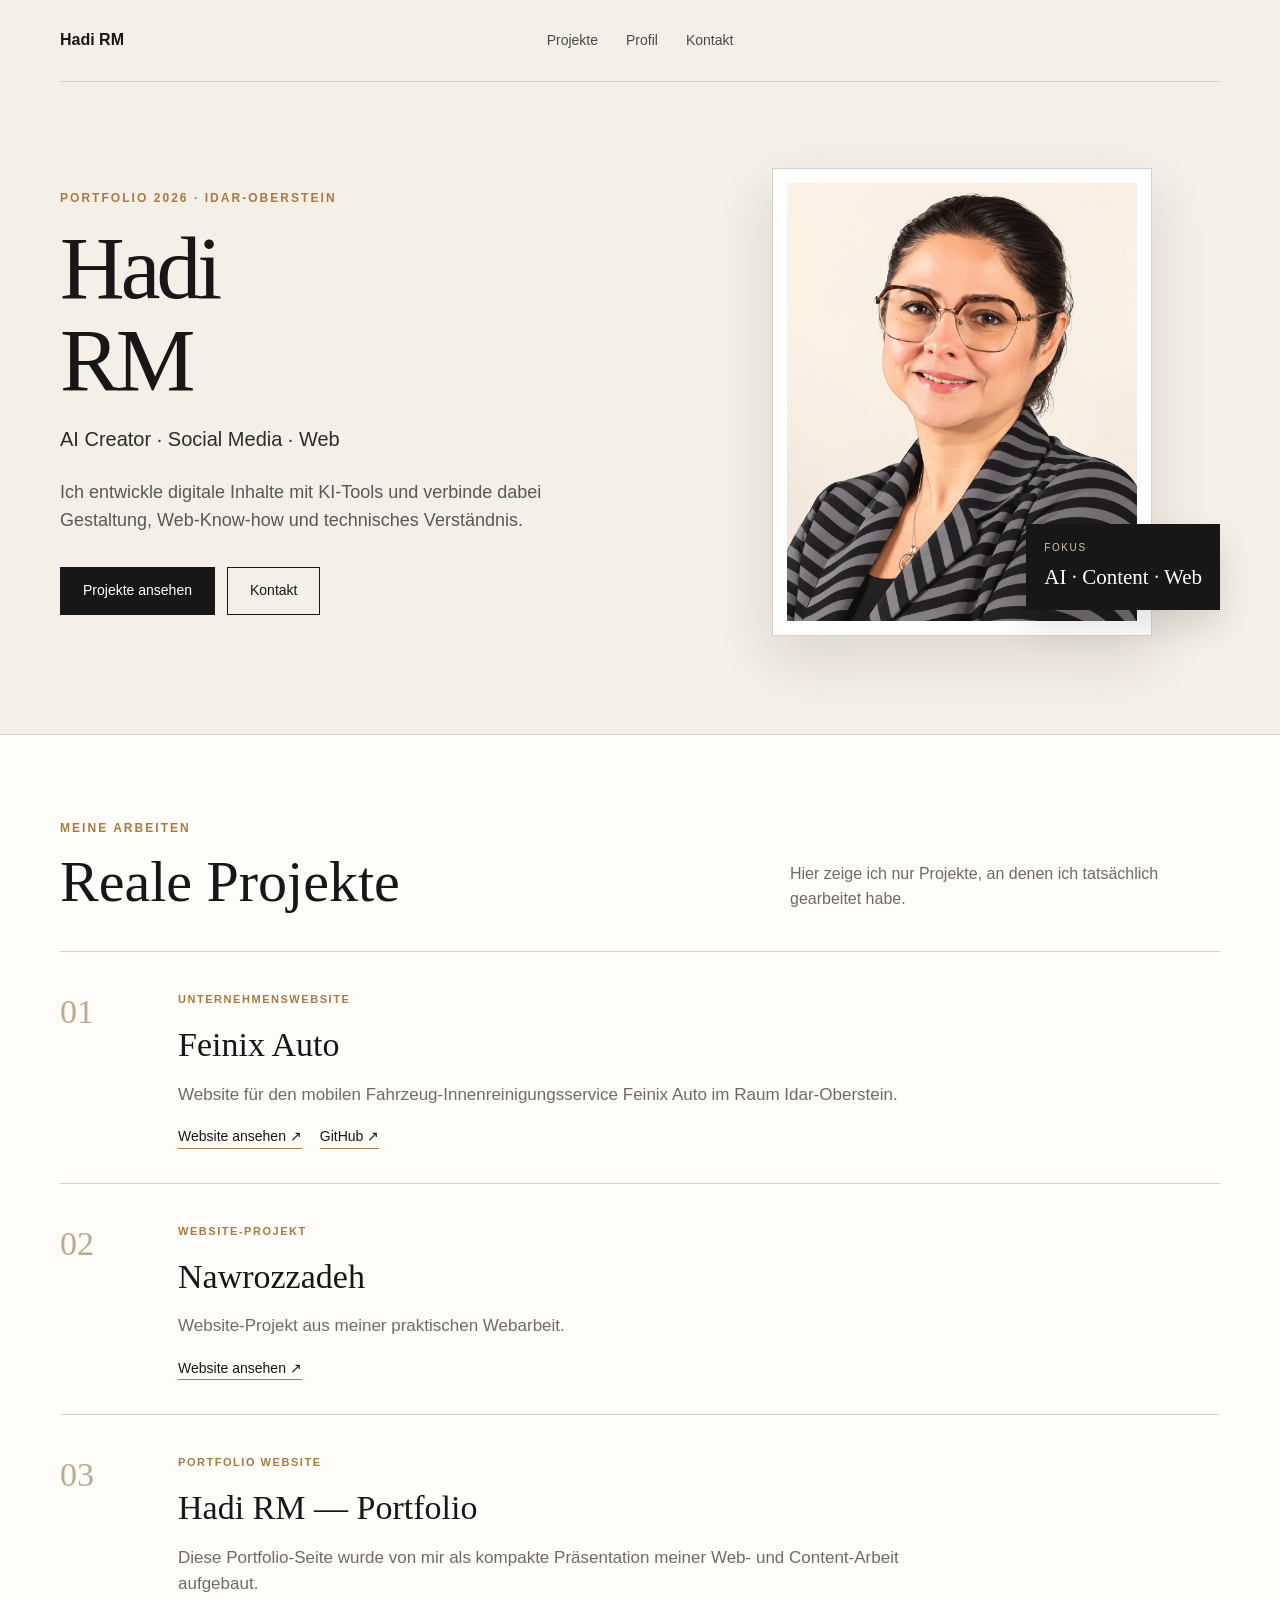
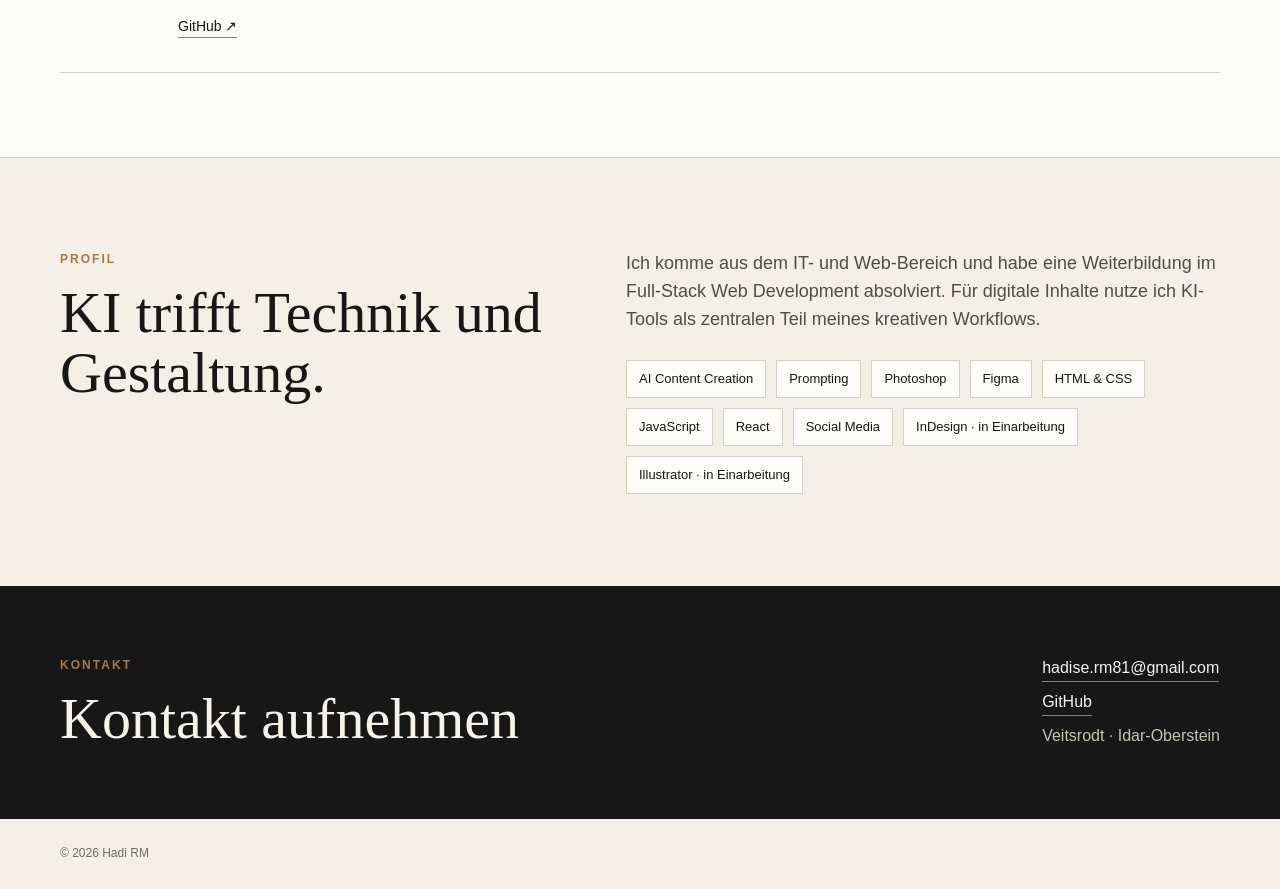
<file: index.html>
<!doctype html>
<html lang="de">
<head>
  <meta charset="utf-8">
  <meta name="viewport" content="width=device-width, initial-scale=1">
  <meta name="description" content="Portfolio von Hadi RM – AI Creator, Social Media und Web.">
  <meta name="robots" content="noindex, nofollow, noarchive, nosnippet">
  <title>Hadi RM | AI Creator</title>
  <link rel="stylesheet" href="styles.css">
</head>
<body>
  <header class="header shell">
    <a class="name" href="#top">Hadi RM</a>
    <nav>
      <a href="#projekte">Projekte</a>
      <a href="#profil">Profil</a>
      <a href="#kontakt">Kontakt</a>
    </nav>
  </header>

  <main id="top">
    <section class="hero-wrap">
      <div class="hero shell">
        <div class="hero-copy">
          <p class="label">PORTFOLIO 2026 · IDAR-OBERSTEIN</p>
          <h1>Hadi<br>RM</h1>
          <p class="hero-role">AI Creator · Social Media · Web</p>
          <p class="lead">
            Ich entwickle digitale Inhalte mit KI-Tools und verbinde dabei Gestaltung,
            Web-Know-how und technisches Verständnis.
          </p>
          <div class="actions">
            <a class="btn primary" href="#projekte">Projekte ansehen</a>
            <a class="btn secondary" href="#kontakt">Kontakt</a>
          </div>
        </div>

        <div class="hero-visual" aria-label="Profil">
          <div class="portrait-card">
            <img src="hadiseh-rashidi.png" alt="Porträt von Hadi RM">
          </div>
          <div class="visual-note">
            <span class="visual-kicker">FOKUS</span>
            <strong>AI · Content · Web</strong>
          </div>
        </div>
      </div>
    </section>

    <section class="projects-section" id="projekte">
      <div class="shell">
        <div class="section-title simple-title">
          <div>
            <p class="label">MEINE ARBEITEN</p>
            <h2>Reale Projekte</h2>
          </div>
          <p>Hier zeige ich nur Projekte, an denen ich tatsächlich gearbeitet habe.</p>
        </div>

        <div class="real-projects">
          <article class="real-card">
            <div class="project-index">01</div>
            <div class="real-card-main">
              <span class="project-type">UNTERNEHMENSWEBSITE</span>
              <h3>Feinix Auto</h3>
              <p>Website für den mobilen Fahrzeug-Innenreinigungsservice Feinix Auto im Raum Idar-Oberstein.</p>
              <div class="project-links">
                <a href="https://feinixauto.de/" target="_blank" rel="noopener">Website ansehen ↗</a>
                <a href="https://github.com/Hadi-RM/feinixauto" target="_blank" rel="noopener">GitHub ↗</a>
              </div>
            </div>
          </article>

          <article class="real-card">
            <div class="project-index">02</div>
            <div class="real-card-main">
              <span class="project-type">WEBSITE-PROJEKT</span>
              <h3>Nawrozzadeh</h3>
              <p>Website-Projekt aus meiner praktischen Webarbeit.</p>
              <div class="project-links">
                <a href="https://nawrozzadeh.com/" target="_blank" rel="noopener">Website ansehen ↗</a>
              </div>
            </div>
          </article>

          <article class="real-card">
            <div class="project-index">03</div>
            <div class="real-card-main">
              <span class="project-type">PORTFOLIO WEBSITE</span>
              <h3>Hadi RM — Portfolio</h3>
              <p>Diese Portfolio-Seite wurde von mir als kompakte Präsentation meiner Web- und Content-Arbeit aufgebaut.</p>
              <div class="project-links">
                <a href="https://github.com/Hadi-RM/Portfolio" target="_blank" rel="noopener">GitHub ↗</a>
              </div>
            </div>
          </article>
        </div>
      </div>
    </section>

    <section class="profile shell" id="profil">
      <div>
        <p class="label">PROFIL</p>
        <h2>KI trifft Technik und Gestaltung.</h2>
      </div>
      <div>
        <p>
          Ich komme aus dem IT- und Web-Bereich und habe eine Weiterbildung im Full-Stack Web Development absolviert.
          Für digitale Inhalte nutze ich KI-Tools als zentralen Teil meines kreativen Workflows.
        </p>
        <div class="skills">
          <span>AI Content Creation</span>
          <span>Prompting</span>
          <span>Photoshop</span>
          <span>Figma</span>
          <span>HTML &amp; CSS</span>
          <span>JavaScript</span>
          <span>React</span>
          <span>Social Media</span>
          <span>InDesign · in Einarbeitung</span>
          <span>Illustrator · in Einarbeitung</span>
        </div>
      </div>
    </section>

    <section class="contact" id="kontakt">
      <div class="shell contact-inner">
        <div>
          <p class="label">KONTAKT</p>
          <h2>Kontakt aufnehmen</h2>
        </div>
        <div class="contact-links">
          <a href="mailto:hadise.rm81@gmail.com">hadise.rm81@gmail.com</a>
          <a href="https://github.com/Hadi-RM" target="_blank" rel="noopener">GitHub</a>
          <span>Veitsrodt · Idar-Oberstein</span>
        </div>
      </div>
    </section>
  </main>

  <footer class="shell footer">© 2026 Hadi RM</footer>
</body>
</html>
</file>
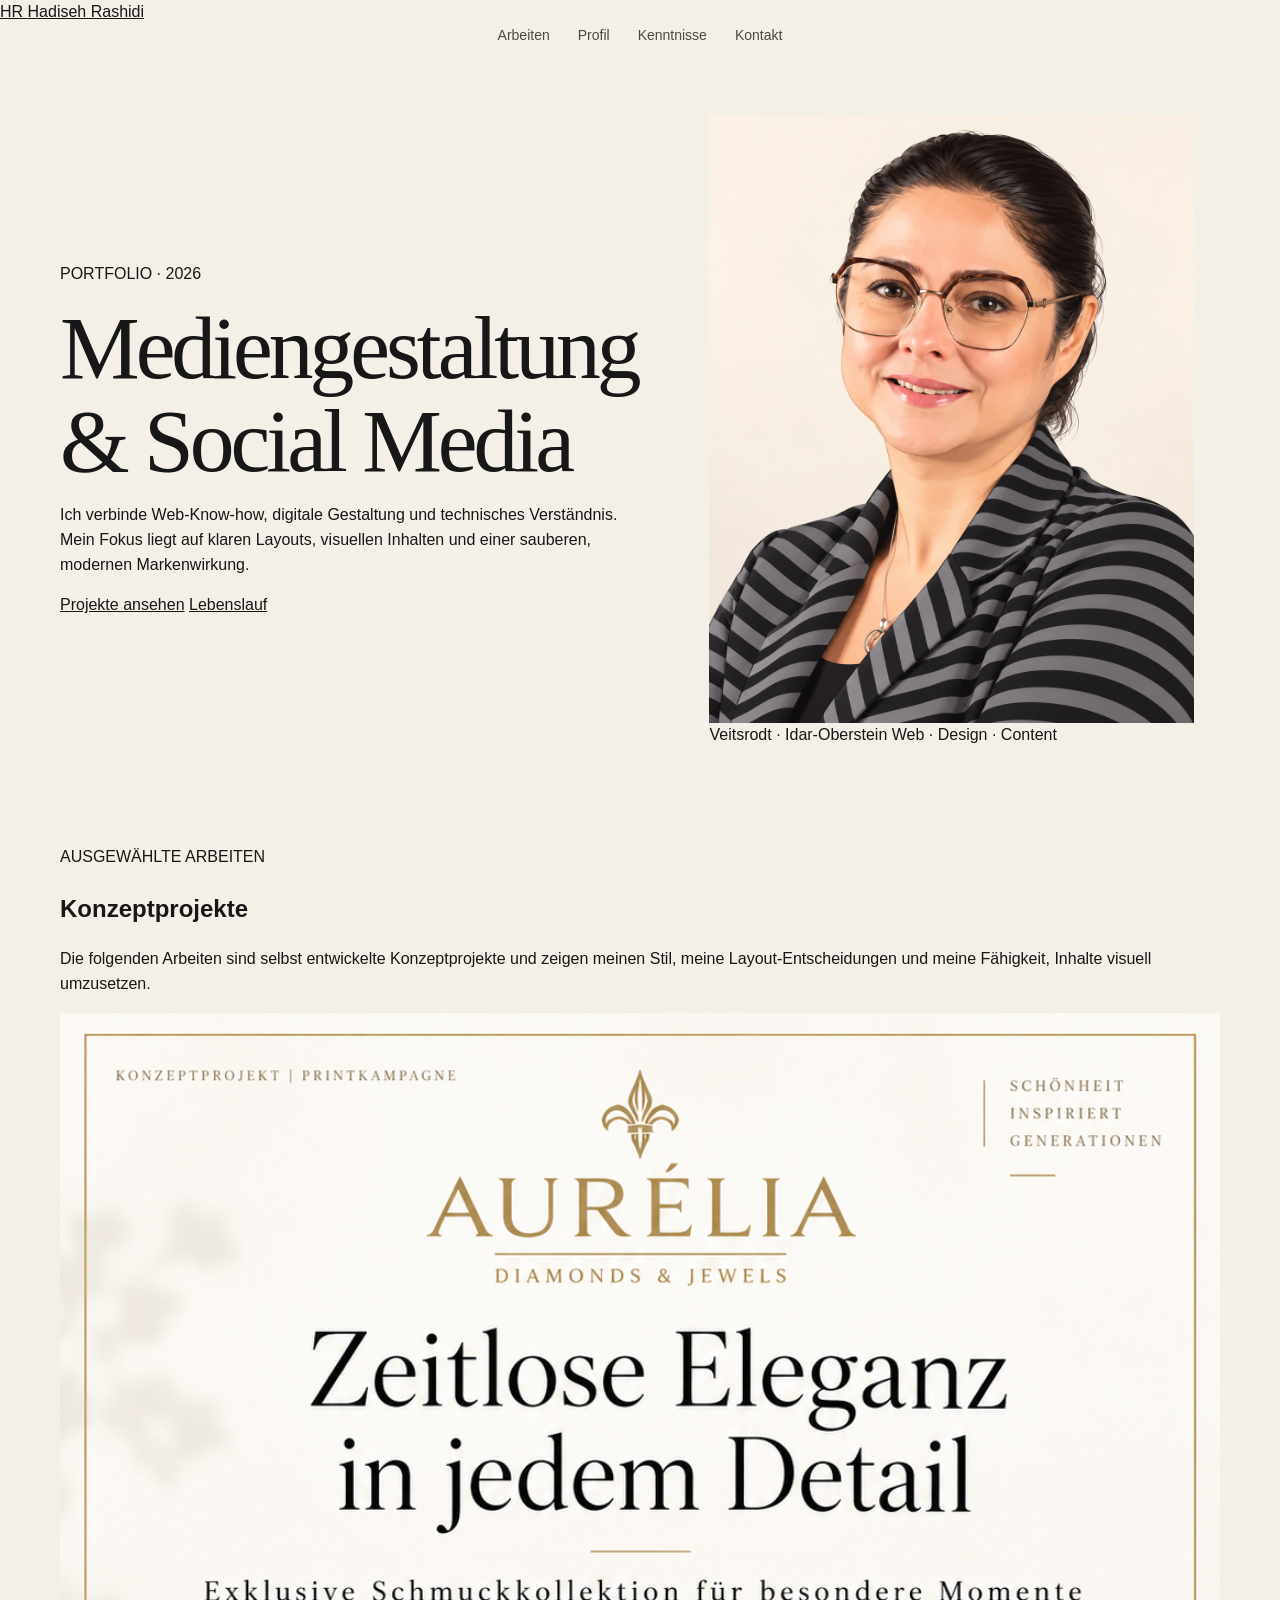
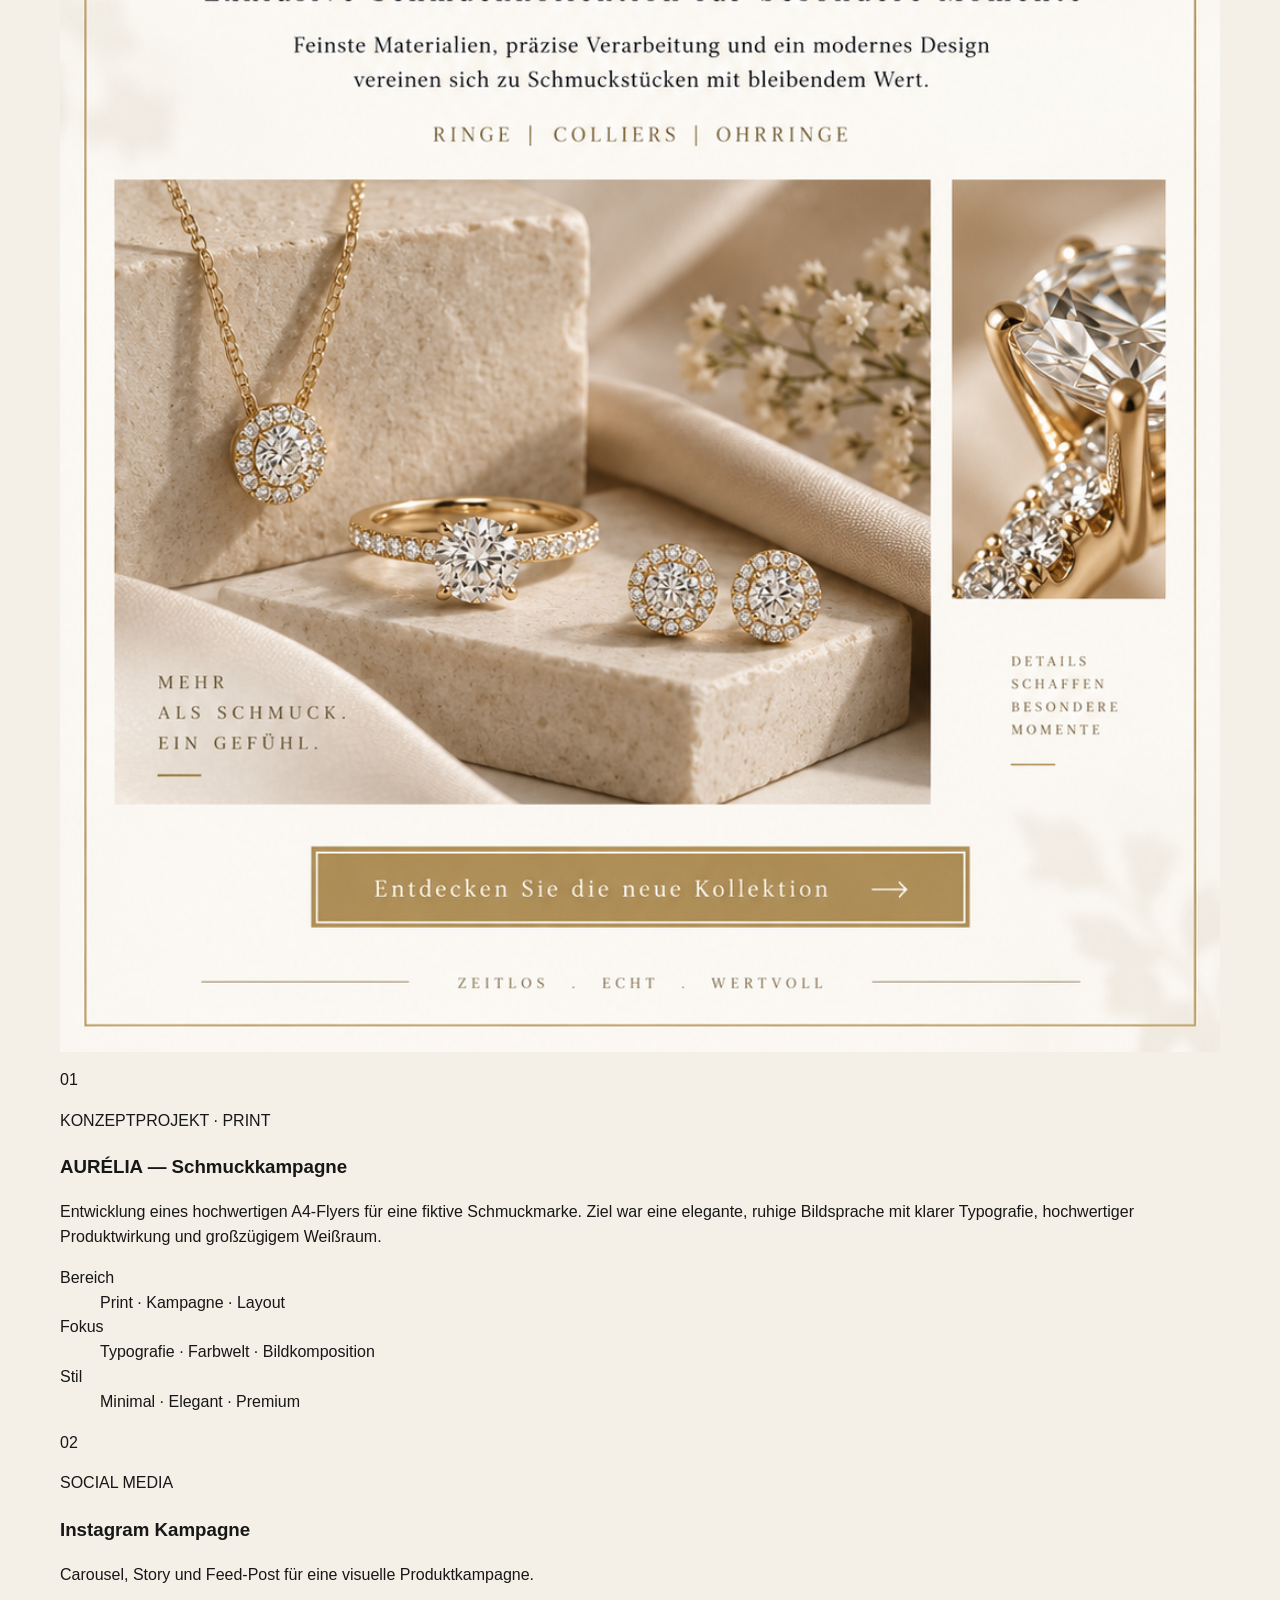
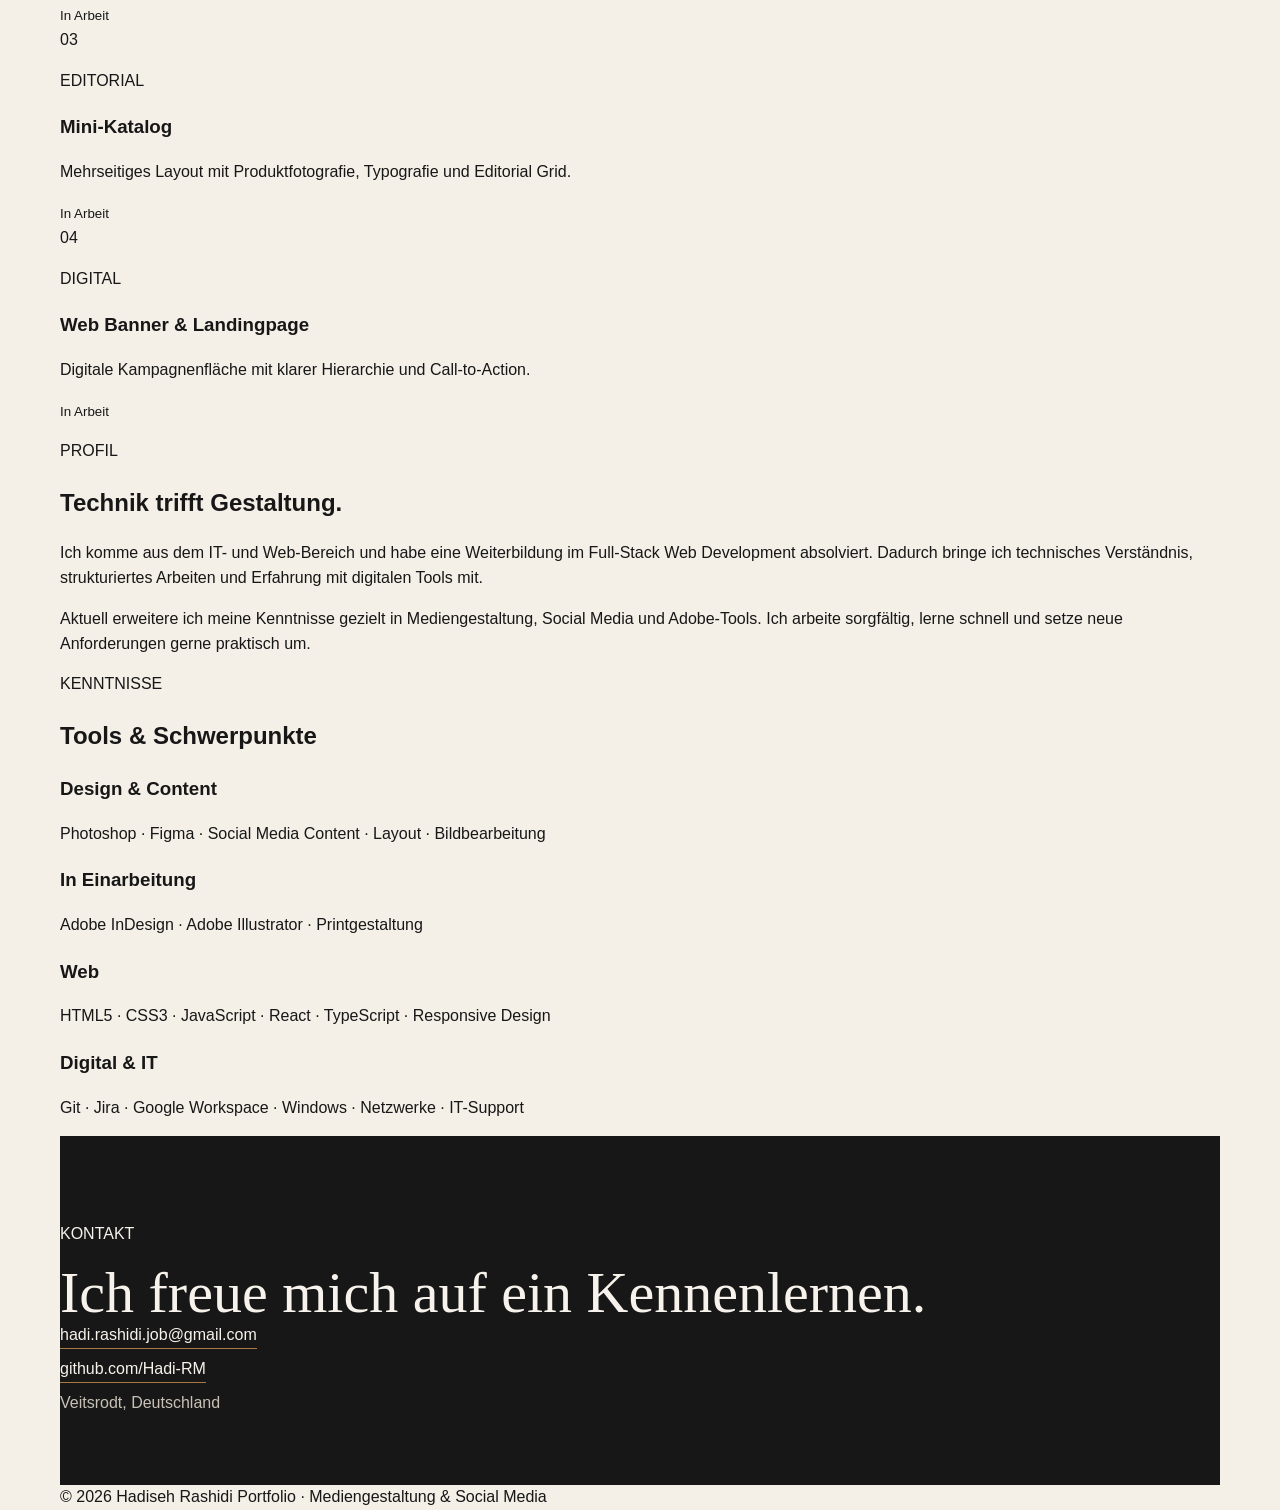
<file: index.html.html>
<!doctype html>
<html lang="de">
<head>
  <meta charset="utf-8">
  <meta name="viewport" content="width=device-width, initial-scale=1">
  <meta name="description" content="Portfolio von Hadiseh Rashidi – Mediengestaltung, Social Media und Web.">
  <meta name="robots" content="noindex, nofollow, noarchive, nosnippet">
  <title>Hadiseh Rashidi | Mediengestaltung & Social Media</title>
  <link rel="stylesheet" href="styles.css">
</head>
<body>
  <header class="site-header">
    <a class="brand" href="#top" aria-label="Startseite">
      <span class="brand-mark">HR</span>
      <span>Hadiseh Rashidi</span>
    </a>
    <nav class="nav" aria-label="Hauptnavigation">
      <a href="#arbeiten">Arbeiten</a>
      <a href="#profil">Profil</a>
      <a href="#kenntnisse">Kenntnisse</a>
      <a href="#kontakt">Kontakt</a>
    </nav>
  </header>

  <main id="top">
    <section class="hero shell">
      <div class="hero-copy">
        <p class="eyebrow">PORTFOLIO · 2026</p>
        <h1>Mediengestaltung<br>&amp; Social Media</h1>
        <p class="intro">
          Ich verbinde Web-Know-how, digitale Gestaltung und technisches Verständnis.
          Mein Fokus liegt auf klaren Layouts, visuellen Inhalten und einer sauberen,
          modernen Markenwirkung.
        </p>
        <div class="hero-actions">
          <a class="button button-dark" href="#arbeiten">Projekte ansehen</a>
          <a class="button button-light" href="Lebenslauf_Hadiseh_Rashidi.pdf" target="_blank" rel="noopener">Lebenslauf</a>
        </div>
      </div>

      <div class="portrait-wrap">
        <div class="portrait-frame">
          <img src="hadiseh-rashidi.png" alt="Porträt von Hadiseh Rashidi">
        </div>
        <div class="portrait-note">
          <span>Veitsrodt · Idar-Oberstein</span>
          <span>Web · Design · Content</span>
        </div>
      </div>
    </section>

    <section class="work-section" id="arbeiten">
      <div class="shell section-heading">
        <p class="eyebrow">AUSGEWÄHLTE ARBEITEN</p>
        <h2>Konzeptprojekte</h2>
        <p>
          Die folgenden Arbeiten sind selbst entwickelte Konzeptprojekte und zeigen
          meinen Stil, meine Layout-Entscheidungen und meine Fähigkeit, Inhalte visuell umzusetzen.
        </p>
      </div>

      <article class="project shell">
        <div class="project-visual">
          <img src="aurelia-printkampagne.png" alt="AURÉLIA Schmuck Flyer – Konzeptprojekt">
        </div>
        <div class="project-copy">
          <p class="project-number">01</p>
          <p class="tag">KONZEPTPROJEKT · PRINT</p>
          <h3>AURÉLIA — Schmuckkampagne</h3>
          <p>
            Entwicklung eines hochwertigen A4-Flyers für eine fiktive Schmuckmarke.
            Ziel war eine elegante, ruhige Bildsprache mit klarer Typografie,
            hochwertiger Produktwirkung und großzügigem Weißraum.
          </p>
          <dl class="project-meta">
            <div><dt>Bereich</dt><dd>Print · Kampagne · Layout</dd></div>
            <div><dt>Fokus</dt><dd>Typografie · Farbwelt · Bildkomposition</dd></div>
            <div><dt>Stil</dt><dd>Minimal · Elegant · Premium</dd></div>
          </dl>
        </div>
      </article>

      <div class="shell upcoming-grid" aria-label="Weitere Projekte in Arbeit">
        <article class="upcoming-card">
          <span>02</span>
          <p class="tag">SOCIAL MEDIA</p>
          <h3>Instagram Kampagne</h3>
          <p>Carousel, Story und Feed-Post für eine visuelle Produktkampagne.</p>
          <small>In Arbeit</small>
        </article>
        <article class="upcoming-card">
          <span>03</span>
          <p class="tag">EDITORIAL</p>
          <h3>Mini-Katalog</h3>
          <p>Mehrseitiges Layout mit Produktfotografie, Typografie und Editorial Grid.</p>
          <small>In Arbeit</small>
        </article>
        <article class="upcoming-card">
          <span>04</span>
          <p class="tag">DIGITAL</p>
          <h3>Web Banner &amp; Landingpage</h3>
          <p>Digitale Kampagnenfläche mit klarer Hierarchie und Call-to-Action.</p>
          <small>In Arbeit</small>
        </article>
      </div>
    </section>

    <section class="about shell" id="profil">
      <div>
        <p class="eyebrow">PROFIL</p>
        <h2>Technik trifft Gestaltung.</h2>
      </div>
      <div class="about-text">
        <p>
          Ich komme aus dem IT- und Web-Bereich und habe eine Weiterbildung im
          Full-Stack Web Development absolviert. Dadurch bringe ich technisches
          Verständnis, strukturiertes Arbeiten und Erfahrung mit digitalen Tools mit.
        </p>
        <p>
          Aktuell erweitere ich meine Kenntnisse gezielt in Mediengestaltung,
          Social Media und Adobe-Tools. Ich arbeite sorgfältig, lerne schnell
          und setze neue Anforderungen gerne praktisch um.
        </p>
      </div>
    </section>

    <section class="skills-section" id="kenntnisse">
      <div class="shell">
        <p class="eyebrow">KENNTNISSE</p>
        <h2>Tools &amp; Schwerpunkte</h2>
        <div class="skills-grid">
          <div class="skill-card">
            <h3>Design &amp; Content</h3>
            <p>Photoshop · Figma · Social Media Content · Layout · Bildbearbeitung</p>
          </div>
          <div class="skill-card">
            <h3>In Einarbeitung</h3>
            <p>Adobe InDesign · Adobe Illustrator · Printgestaltung</p>
          </div>
          <div class="skill-card">
            <h3>Web</h3>
            <p>HTML5 · CSS3 · JavaScript · React · TypeScript · Responsive Design</p>
          </div>
          <div class="skill-card">
            <h3>Digital &amp; IT</h3>
            <p>Git · Jira · Google Workspace · Windows · Netzwerke · IT-Support</p>
          </div>
        </div>
      </div>
    </section>

    <section class="contact shell" id="kontakt">
      <p class="eyebrow">KONTAKT</p>
      <h2>Ich freue mich auf ein Kennenlernen.</h2>
      <div class="contact-links">
        <a href="mailto:hadi.rashidi.job@gmail.com">hadi.rashidi.job@gmail.com</a>
        <a href="https://github.com/Hadi-RM" target="_blank" rel="noopener">github.com/Hadi-RM</a>
        <span>Veitsrodt, Deutschland</span>
      </div>
    </section>
  </main>

  <footer>
    <div class="shell footer-inner">
      <span>© 2026 Hadiseh Rashidi</span>
      <span>Portfolio · Mediengestaltung &amp; Social Media</span>
    </div>
  </footer>
</body>
</html>
</file>
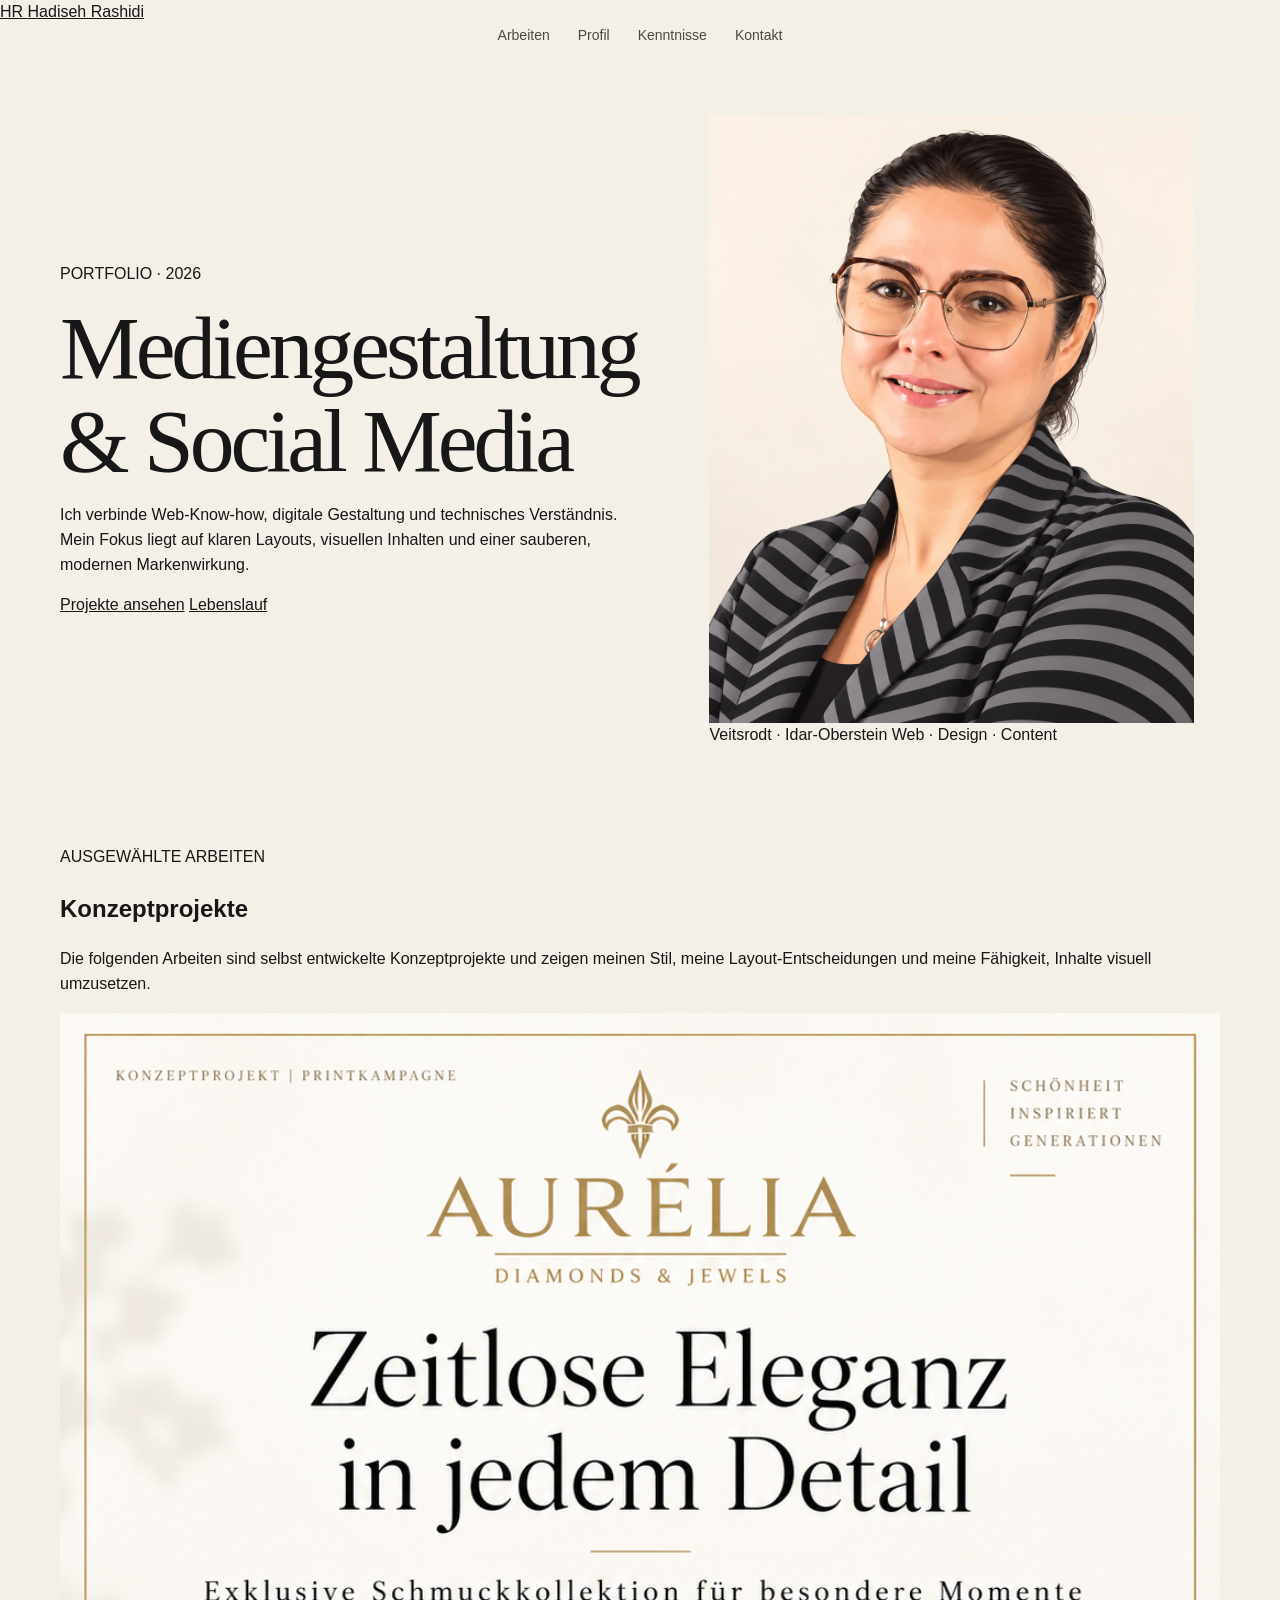
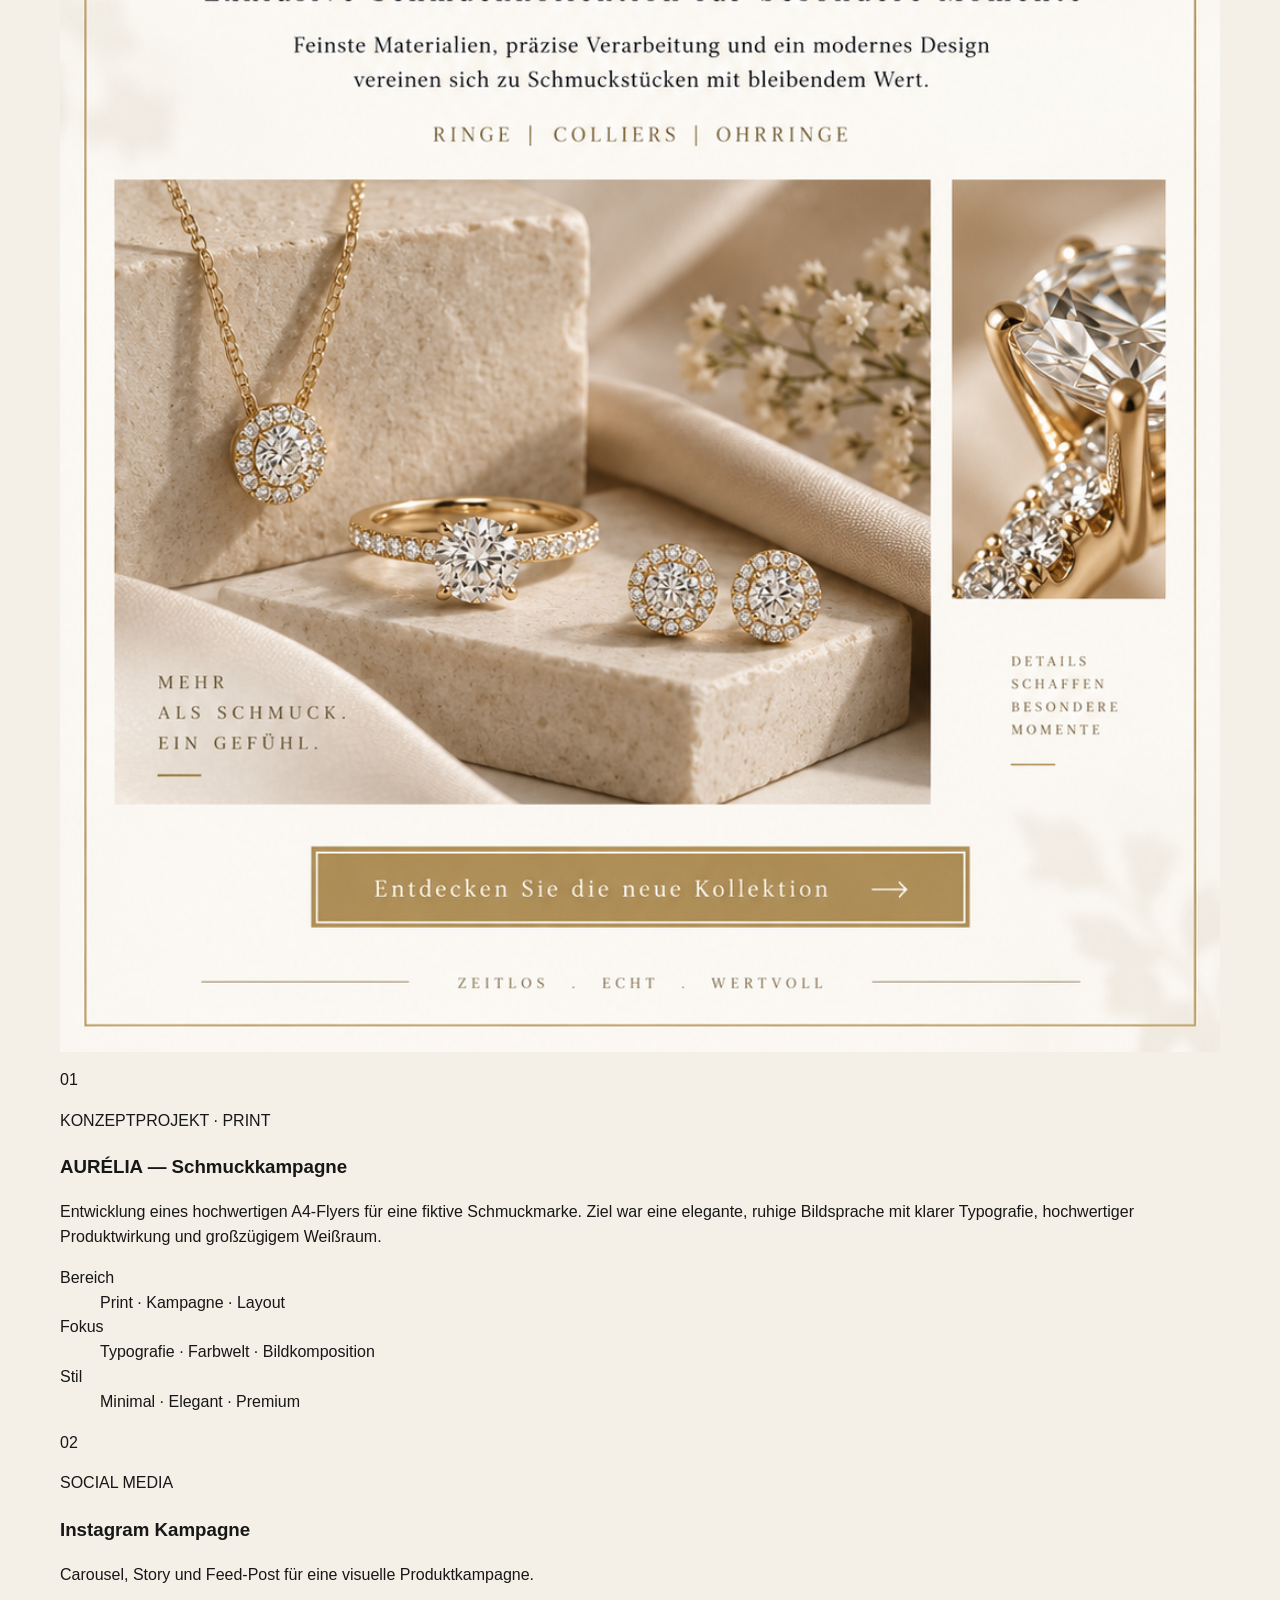
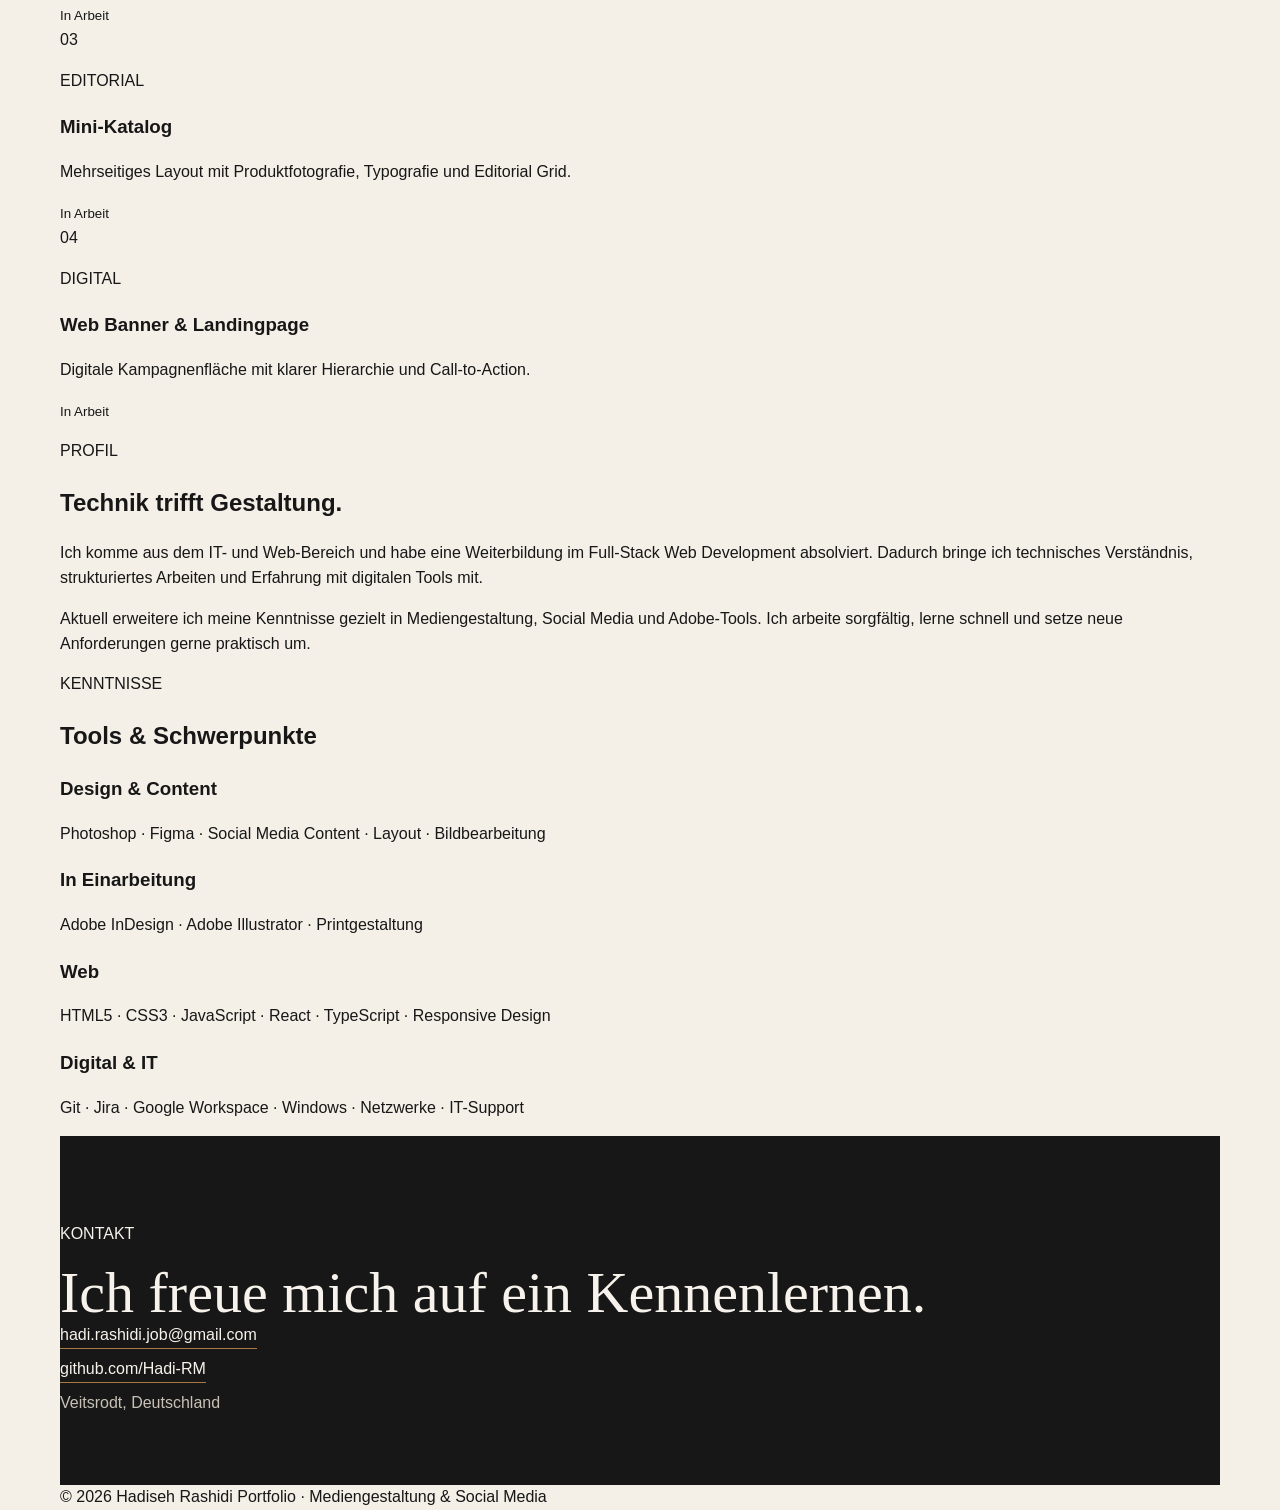
<file: index_root_files.html>
<!doctype html>
<html lang="de">
<head>
  <meta charset="utf-8">
  <meta name="viewport" content="width=device-width, initial-scale=1">
  <meta name="description" content="Portfolio von Hadiseh Rashidi – Mediengestaltung, Social Media und Web.">
  <title>Hadiseh Rashidi | Mediengestaltung & Social Media</title>
  <link rel="stylesheet" href="styles.css">
</head>
<body>
  <header class="site-header">
    <a class="brand" href="#top" aria-label="Startseite">
      <span class="brand-mark">HR</span>
      <span>Hadiseh Rashidi</span>
    </a>
    <nav class="nav" aria-label="Hauptnavigation">
      <a href="#arbeiten">Arbeiten</a>
      <a href="#profil">Profil</a>
      <a href="#kenntnisse">Kenntnisse</a>
      <a href="#kontakt">Kontakt</a>
    </nav>
  </header>

  <main id="top">
    <section class="hero shell">
      <div class="hero-copy">
        <p class="eyebrow">PORTFOLIO · 2026</p>
        <h1>Mediengestaltung<br>&amp; Social Media</h1>
        <p class="intro">
          Ich verbinde Web-Know-how, digitale Gestaltung und technisches Verständnis.
          Mein Fokus liegt auf klaren Layouts, visuellen Inhalten und einer sauberen,
          modernen Markenwirkung.
        </p>
        <div class="hero-actions">
          <a class="button button-dark" href="#arbeiten">Projekte ansehen</a>
          <a class="button button-light" href="Lebenslauf_Hadiseh_Rashidi.pdf" target="_blank" rel="noopener">Lebenslauf</a>
        </div>
      </div>

      <div class="portrait-wrap">
        <div class="portrait-frame">
          <img src="hadiseh-rashidi.png" alt="Porträt von Hadiseh Rashidi">
        </div>
        <div class="portrait-note">
          <span>Veitsrodt · Idar-Oberstein</span>
          <span>Web · Design · Content</span>
        </div>
      </div>
    </section>

    <section class="work-section" id="arbeiten">
      <div class="shell section-heading">
        <p class="eyebrow">AUSGEWÄHLTE ARBEITEN</p>
        <h2>Konzeptprojekte</h2>
        <p>
          Die folgenden Arbeiten sind selbst entwickelte Konzeptprojekte und zeigen
          meinen Stil, meine Layout-Entscheidungen und meine Fähigkeit, Inhalte visuell umzusetzen.
        </p>
      </div>

      <article class="project shell">
        <div class="project-visual">
          <img src="aurelia-printkampagne.png" alt="AURÉLIA Schmuck Flyer – Konzeptprojekt">
        </div>
        <div class="project-copy">
          <p class="project-number">01</p>
          <p class="tag">KONZEPTPROJEKT · PRINT</p>
          <h3>AURÉLIA — Schmuckkampagne</h3>
          <p>
            Entwicklung eines hochwertigen A4-Flyers für eine fiktive Schmuckmarke.
            Ziel war eine elegante, ruhige Bildsprache mit klarer Typografie,
            hochwertiger Produktwirkung und großzügigem Weißraum.
          </p>
          <dl class="project-meta">
            <div><dt>Bereich</dt><dd>Print · Kampagne · Layout</dd></div>
            <div><dt>Fokus</dt><dd>Typografie · Farbwelt · Bildkomposition</dd></div>
            <div><dt>Stil</dt><dd>Minimal · Elegant · Premium</dd></div>
          </dl>
        </div>
      </article>

      <div class="shell upcoming-grid" aria-label="Weitere Projekte in Arbeit">
        <article class="upcoming-card">
          <span>02</span>
          <p class="tag">SOCIAL MEDIA</p>
          <h3>Instagram Kampagne</h3>
          <p>Carousel, Story und Feed-Post für eine visuelle Produktkampagne.</p>
          <small>In Arbeit</small>
        </article>
        <article class="upcoming-card">
          <span>03</span>
          <p class="tag">EDITORIAL</p>
          <h3>Mini-Katalog</h3>
          <p>Mehrseitiges Layout mit Produktfotografie, Typografie und Editorial Grid.</p>
          <small>In Arbeit</small>
        </article>
        <article class="upcoming-card">
          <span>04</span>
          <p class="tag">DIGITAL</p>
          <h3>Web Banner &amp; Landingpage</h3>
          <p>Digitale Kampagnenfläche mit klarer Hierarchie und Call-to-Action.</p>
          <small>In Arbeit</small>
        </article>
      </div>
    </section>

    <section class="about shell" id="profil">
      <div>
        <p class="eyebrow">PROFIL</p>
        <h2>Technik trifft Gestaltung.</h2>
      </div>
      <div class="about-text">
        <p>
          Ich komme aus dem IT- und Web-Bereich und habe eine Weiterbildung im
          Full-Stack Web Development absolviert. Dadurch bringe ich technisches
          Verständnis, strukturiertes Arbeiten und Erfahrung mit digitalen Tools mit.
        </p>
        <p>
          Aktuell erweitere ich meine Kenntnisse gezielt in Mediengestaltung,
          Social Media und Adobe-Tools. Ich arbeite sorgfältig, lerne schnell
          und setze neue Anforderungen gerne praktisch um.
        </p>
      </div>
    </section>

    <section class="skills-section" id="kenntnisse">
      <div class="shell">
        <p class="eyebrow">KENNTNISSE</p>
        <h2>Tools &amp; Schwerpunkte</h2>
        <div class="skills-grid">
          <div class="skill-card">
            <h3>Design &amp; Content</h3>
            <p>Photoshop · Figma · Social Media Content · Layout · Bildbearbeitung</p>
          </div>
          <div class="skill-card">
            <h3>In Einarbeitung</h3>
            <p>Adobe InDesign · Adobe Illustrator · Printgestaltung</p>
          </div>
          <div class="skill-card">
            <h3>Web</h3>
            <p>HTML5 · CSS3 · JavaScript · React · TypeScript · Responsive Design</p>
          </div>
          <div class="skill-card">
            <h3>Digital &amp; IT</h3>
            <p>Git · Jira · Google Workspace · Windows · Netzwerke · IT-Support</p>
          </div>
        </div>
      </div>
    </section>

    <section class="contact shell" id="kontakt">
      <p class="eyebrow">KONTAKT</p>
      <h2>Ich freue mich auf ein Kennenlernen.</h2>
      <div class="contact-links">
        <a href="mailto:hadi.rashidi.job@gmail.com">hadi.rashidi.job@gmail.com</a>
        <a href="https://github.com/Hadi-RM" target="_blank" rel="noopener">github.com/Hadi-RM</a>
        <span>Veitsrodt, Deutschland</span>
      </div>
    </section>
  </main>

  <footer>
    <div class="shell footer-inner">
      <span>© 2026 Hadiseh Rashidi</span>
      <span>Portfolio · Mediengestaltung &amp; Social Media</span>
    </div>
  </footer>
</body>
</html>
</file>
<file: styles.css>
:root{
  --paper:#f4efe7;
  --white:#fffdf9;
  --ink:#171717;
  --muted:#6f6b64;
  --gold:#a97a3f;
  --line:#d8d0c5;
  --max:1160px;
}
*{box-sizing:border-box}
html{scroll-behavior:smooth}
body{margin:0;background:var(--paper);color:var(--ink);font-family:Arial,Helvetica,sans-serif;line-height:1.55}
a{color:inherit}
img{display:block;width:100%;height:auto}
.shell{width:min(var(--max),calc(100% - 40px));margin:0 auto}
.header{min-height:82px;display:grid;grid-template-columns:1fr auto 1fr;align-items:center;border-bottom:1px solid rgba(23,23,23,.12)}
.name{font-weight:700;text-decoration:none}
nav{display:flex;gap:28px;justify-content:center}
nav a{text-decoration:none;font-size:14px;color:#4c4944}
nav a:hover{color:var(--gold)}
.header-cta{justify-self:end;text-decoration:none;border:1px solid var(--ink);padding:10px 16px;font-size:13px}
.label{margin:0 0 14px;color:var(--gold);font-size:12px;font-weight:700;letter-spacing:.17em}
.hero-wrap{border-bottom:1px solid var(--line)}
.hero{min-height:620px;display:grid;grid-template-columns:1.05fr .95fr;gap:72px;align-items:center;padding:70px 0 82px}
.hero h1,.section-title h2,.profile h2,.contact h2{font-family:Georgia,"Times New Roman",serif;font-weight:400;line-height:1.03;margin:0}
.hero h1{font-size:clamp(60px,7vw,100px);letter-spacing:-.045em}
.hero-role{margin:18px 0 0;font-size:20px;color:#2f2b27}
.lead{font-size:18px;max-width:540px;color:#5d5750;margin:24px 0 0}
.actions{display:flex;gap:12px;margin-top:32px}
.btn{display:inline-flex;align-items:center;justify-content:center;min-height:48px;padding:0 22px;border:1px solid var(--ink);text-decoration:none;font-size:14px}
.primary{background:var(--ink);color:#fff}
.secondary{background:transparent}
.hero-visual{position:relative;min-height:500px;display:flex;align-items:center;justify-content:center}
.portrait-card{width:min(380px,82%);background:#fff;border:1px solid var(--line);padding:14px;box-shadow:0 22px 55px rgba(43,34,24,.12)}
.portrait-card img{aspect-ratio:4/5;object-fit:cover;object-position:center top}
.visual-note{position:absolute;right:0;bottom:42px;background:#171717;color:#fff;padding:16px 18px;box-shadow:0 16px 34px rgba(0,0,0,.12)}
.visual-kicker{display:block;font-size:10px;letter-spacing:.16em;color:#d8c4a5;margin-bottom:6px}
.visual-note strong{font-family:Georgia,"Times New Roman",serif;font-size:21px;font-weight:400}
.projects-section{background:var(--white);border-bottom:1px solid var(--line);padding:84px 0}
.section-title{display:flex;justify-content:space-between;gap:40px;align-items:end;margin-bottom:40px}
.section-title h2,.profile h2,.contact h2{font-size:clamp(38px,5vw,58px)}
.section-title>p{max-width:430px;color:var(--muted);margin:0}
.real-projects{border-top:1px solid var(--line)}
.real-card{display:grid;grid-template-columns:90px 1fr;gap:28px;padding:34px 0;border-bottom:1px solid var(--line)}
.project-index{font-family:Georgia,"Times New Roman",serif;font-size:34px;color:#bca98e}
.project-type{font-size:11px;font-weight:700;letter-spacing:.14em;color:var(--gold)}
.real-card h3{font-family:Georgia,"Times New Roman",serif;font-size:34px;font-weight:400;margin:8px 0 10px}
.real-card p{max-width:760px;margin:0;color:var(--muted);font-size:17px}
.project-links{display:flex;gap:18px;flex-wrap:wrap;margin-top:18px}
.project-links a{text-decoration:none;border-bottom:1px solid var(--gold);font-size:14px}
.profile{display:grid;grid-template-columns:.9fr 1.1fr;gap:80px;padding:92px 0}
.profile>div:last-child>p{font-size:18px;color:#514d47;margin-top:0}
.skills{display:flex;flex-wrap:wrap;gap:10px;margin-top:26px}
.skills span{border:1px solid var(--line);background:var(--white);padding:8px 12px;font-size:13px}
.contact{background:#171717;color:#f7f3ec;padding:70px 0}
.contact-inner{display:flex;justify-content:space-between;gap:50px;align-items:end}
.contact-links{display:flex;flex-direction:column;gap:8px;align-items:flex-start}
.contact-links a{text-decoration:none;border-bottom:1px solid var(--gold)}
.contact-links span{color:#c8c1b6}
.footer{min-height:70px;display:flex;align-items:center;color:var(--muted);font-size:12px}
@media(max-width:900px){.header{grid-template-columns:1fr auto}.header nav{display:none}.hero{grid-template-columns:1fr;gap:44px;min-height:auto;padding:58px 0 72px}.hero-visual{min-height:430px;justify-content:flex-start}.portrait-card{width:min(350px,82%)}.visual-note{left:auto;right:0}.profile{grid-template-columns:1fr;gap:30px}}
@media(max-width:760px){.header-cta{display:none}.hero h1{font-size:clamp(54px,16vw,76px)}.hero-role{font-size:18px}.actions{flex-direction:column;align-items:stretch}.hero-visual{min-height:370px}.portrait-card{width:78%}.visual-note{bottom:20px}.section-title,.contact-inner{display:block}.section-title>p{margin-top:18px}.real-card{grid-template-columns:55px 1fr;gap:18px}.real-card h3{font-size:30px}.contact-links{margin-top:28px}}
</file>
